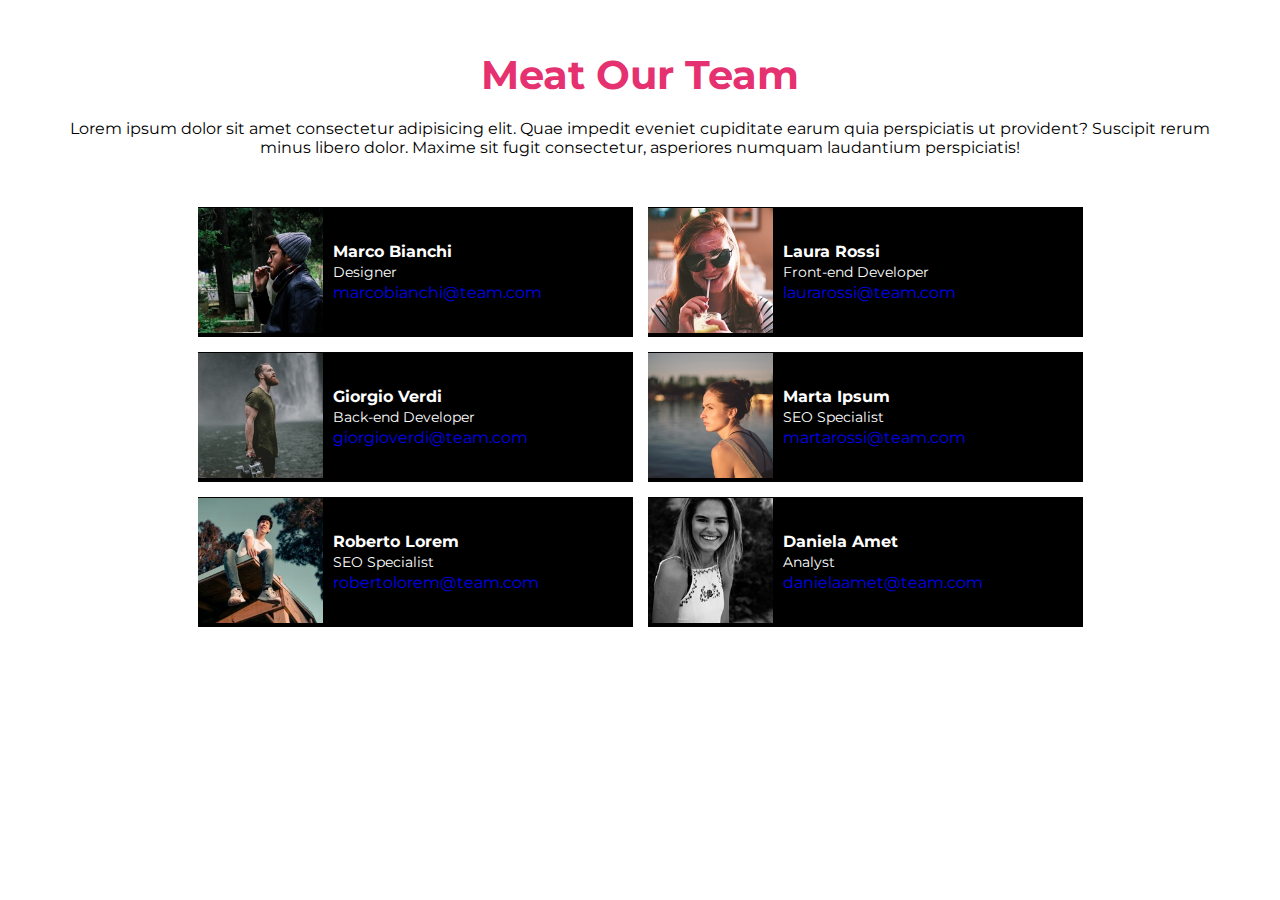
<file: index.html>
<!DOCTYPE html>
<html lang="en">
<head>
    <meta charset="UTF-8">
    <meta name="viewport" content="width=device-width, initial-scale=1.0">
    <!-- font -->
    <link rel="preconnect" href="https://fonts.googleapis.com">
    <link rel="preconnect" href="https://fonts.gstatic.com" crossorigin>
    <link href="https://fonts.googleapis.com/css2?family=Montserrat:ital,wght@0,100..900;1,100..900&display=swap" rel="stylesheet">
    <!-- foglio di stile -->
    <link rel="stylesheet" href="css/main.css">
    <title>Our Team</title>
</head>
<body>

    <header>
        <div class="container">
            <!-- titolo -->
            <h1>Meat Our Team</h1>
            <!-- sottotitolo -->
            <article>Lorem ipsum dolor sit amet consectetur adipisicing elit. Quae impedit eveniet cupiditate earum quia perspiciatis ut provident? Suscipit rerum minus libero dolor. Maxime sit fugit consectetur, asperiores numquam laudantium perspiciatis!</article>
        </div>
    </header>
    <main class="container-card">
        <!-- griglia -->
        <div id="team-card" class="team-container"></div>
    </main>

    <!-- foglio js -->
    <script src="js/script.js"></script>
</body>
</html>
</file>
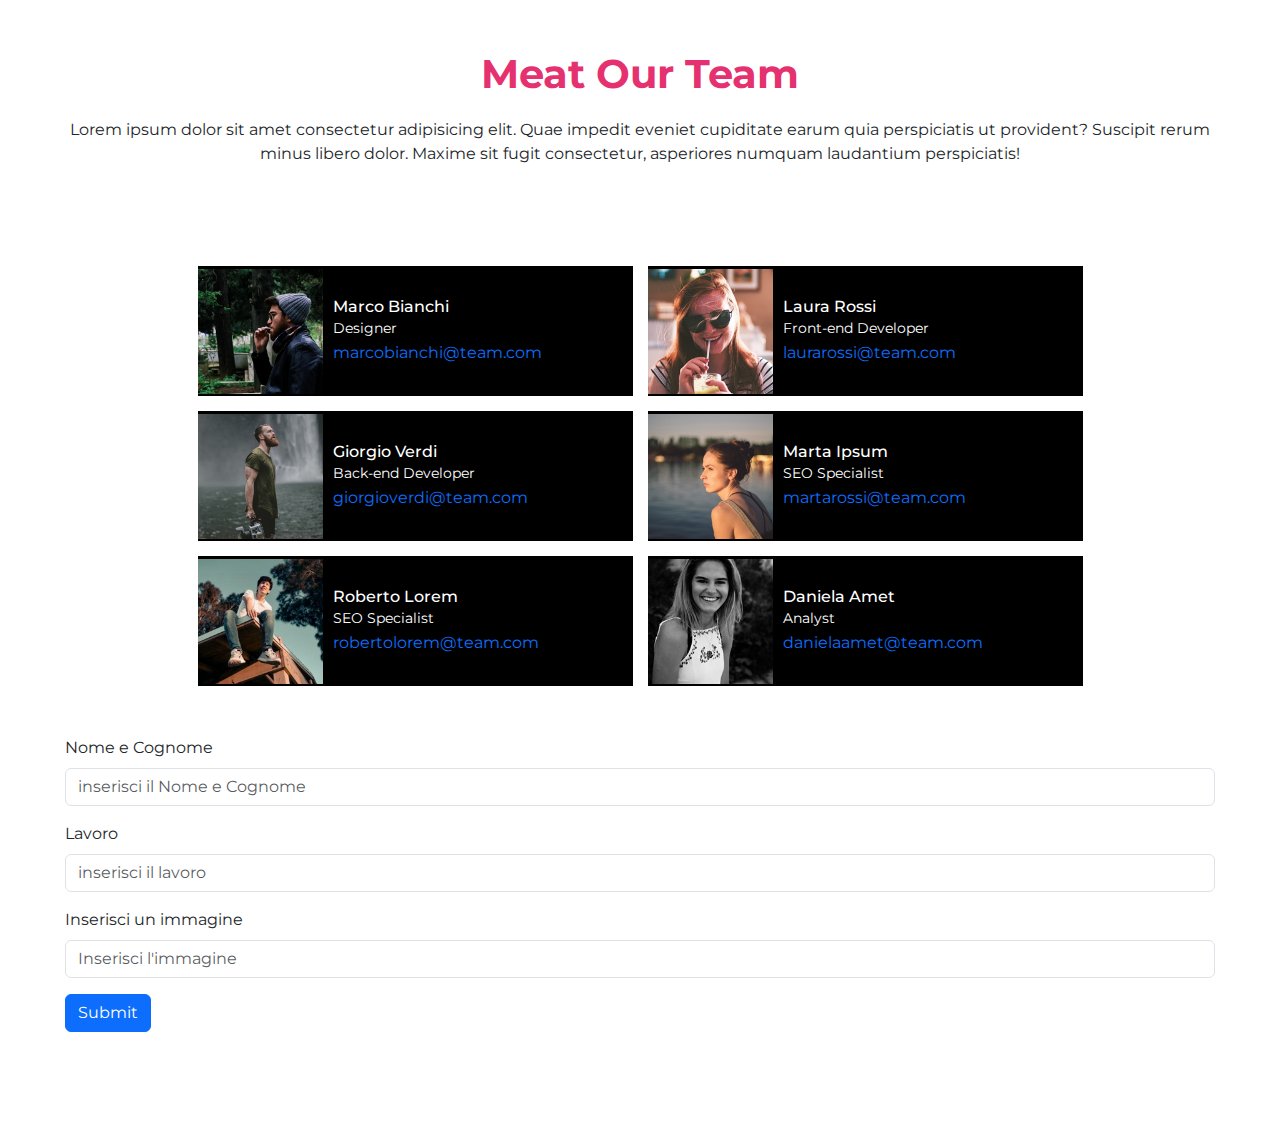
<file: bonus/index.html>
<!DOCTYPE html>
<html lang="en">
<head>
    <meta charset="UTF-8">
    <meta name="viewport" content="width=device-width, initial-scale=1.0">
    <!-- font -->
    <link rel="preconnect" href="https://fonts.googleapis.com">
    <link rel="preconnect" href="https://fonts.gstatic.com" crossorigin>
    <link href="https://fonts.googleapis.com/css2?family=Montserrat:ital,wght@0,100..900;1,100..900&display=swap" rel="stylesheet">
    <!-- foglio boot -->
    <link href="https://cdn.jsdelivr.net/npm/bootstrap@5.3.3/dist/css/bootstrap.min.css" rel="stylesheet" integrity="sha384-QWTKZyjpPEjISv5WaRU9OFeRpok6YctnYmDr5pNlyT2bRjXh0JMhjY6hW+ALEwIH" crossorigin="anonymous">
    <!-- foglio di stile -->
    <link rel="stylesheet" href="css/main.css">
    <title>Our Team</title>
</head>
<body>

    <header>
        <div class="my-container">
            <!-- titolo -->
            <h1>Meat Our Team</h1>
            <!-- sottotitolo -->
            <article>Lorem ipsum dolor sit amet consectetur adipisicing elit. Quae impedit eveniet cupiditate earum quia perspiciatis ut provident? Suscipit rerum minus libero dolor. Maxime sit fugit consectetur, asperiores numquam laudantium perspiciatis!</article>
        </div>
    </header>
    <main class="my-container container-card">
        <!-- griglia -->
        <div id="team-card" class="team-container"></div>
        <div class="my-container">
            <!-- form per inserire un nuovo membro del team -->
            <form action="#" id="member-form">
                <!-- inserisciii nome e cognome -->
                <div class="mb-3" id="name">
                    <label for="formGroupExampleInput" class="form-label">Nome e Cognome</label>
                    <input type="text" class="form-control" id="formGroupExampleInput" placeholder="inserisci il Nome e Cognome">
                </div>
                <!-- inserisci il lavoro -->
                <div class="mb-3" id="role">
                    <label for="formGroupExampleInput2" class="form-label">Lavoro</label>
                    <input type="text" class="form-control" id="formGroupExampleInput2" placeholder="inserisci il lavoro">
                </div>
                <!-- inserisci un immagine -->
                <div class="mb-3" id="img">
                    <label for="formGroupExampleInput2" class="form-label">Inserisci un immagine</label>
                    <input type="text" class="form-control" id="formGroupExampleInput2" placeholder="Inserisci l'immagine">
                </div>
                <!-- bottone -->
                <button type="submit" class="btn btn-primary">Submit</button>
            </form>
        </div>
    </main>

    <!-- foglio js -->
    <script src="js/script.js"></script>
</body>
</html>
</file>
<file: css/main.css>
/** reset **/
*{
    margin: 0;
    padding: 0;
    box-sizing: border-box;
    font-family: "Montserrat", sans-serif;
    font-optical-sizing: auto;
}


/* title */

h1{
    text-align: center;
    margin-bottom: 20px;
    color: #e53170;
    font-size: 40px;
    font-weight: bold;
}

/* article */

article{
    text-align: center;
}

/* link email */

a{
    text-decoration: none;
}
/* conatainer */
.container {
    margin: 0 auto;
    max-width: 1150px;
    padding-top: 50px;
    padding-bottom: 50px;
}


.description {
    font-size: 16px;
    color: #555;
    margin-bottom: 20px;
}

.team-container {
    display: flex;
    flex-wrap: wrap;
    justify-content: center;
    gap: 15px;
}

.team-member {
    display: flex;
    background: black;
    color: white;
    align-items: center;
    height: 130px;
}

.member{
    flex-grow: 1;
    margin-right: 10px;
}

img {
    max-height: 125px;
}

.info{
    width: 300px;
}

.info h3 {
    font-size: 16px;
    margin: 0;
}

.info p {
    font-size: 14px;
    margin: 2px 0;
}
</file>
<file: bonus/css/main.css>
/** reset **/
*{
    margin: 0;
    padding: 0;
    box-sizing: border-box;
    font-family: "Montserrat", sans-serif;
    font-optical-sizing: auto;
}


/* title */

h1{
    text-align: center;
    margin-bottom: 20px;
    color: #e53170;
    font-size: 40px;
    font-weight: bold;
}

/* article */

article{
    text-align: center;
}

/* link email */

a{
    text-decoration: none;
}
/* conatainer */
.my-container {
    margin: 0 auto;
    max-width: 1150px;
    padding-top: 50px;
    padding-bottom: 50px;
}


.description {
    font-size: 16px;
    color: #555;
    margin-bottom: 20px;
}

.team-container {
    display: flex;
    flex-wrap: wrap;
    justify-content: center;
    gap: 15px;
}

.team-member {
    display: flex;
    background: black;
    color: white;
    align-items: center;
    height: 130px;
}

.member{
    flex-grow: 1;
    margin-right: 10px;
}

img {
    max-height: 125px;
}

.info{
    width: 300px;
}

.info h3 {
    font-size: 16px;
    margin: 0;
}

.info p {
    font-size: 14px;
    margin: 2px 0;
}
</file>
